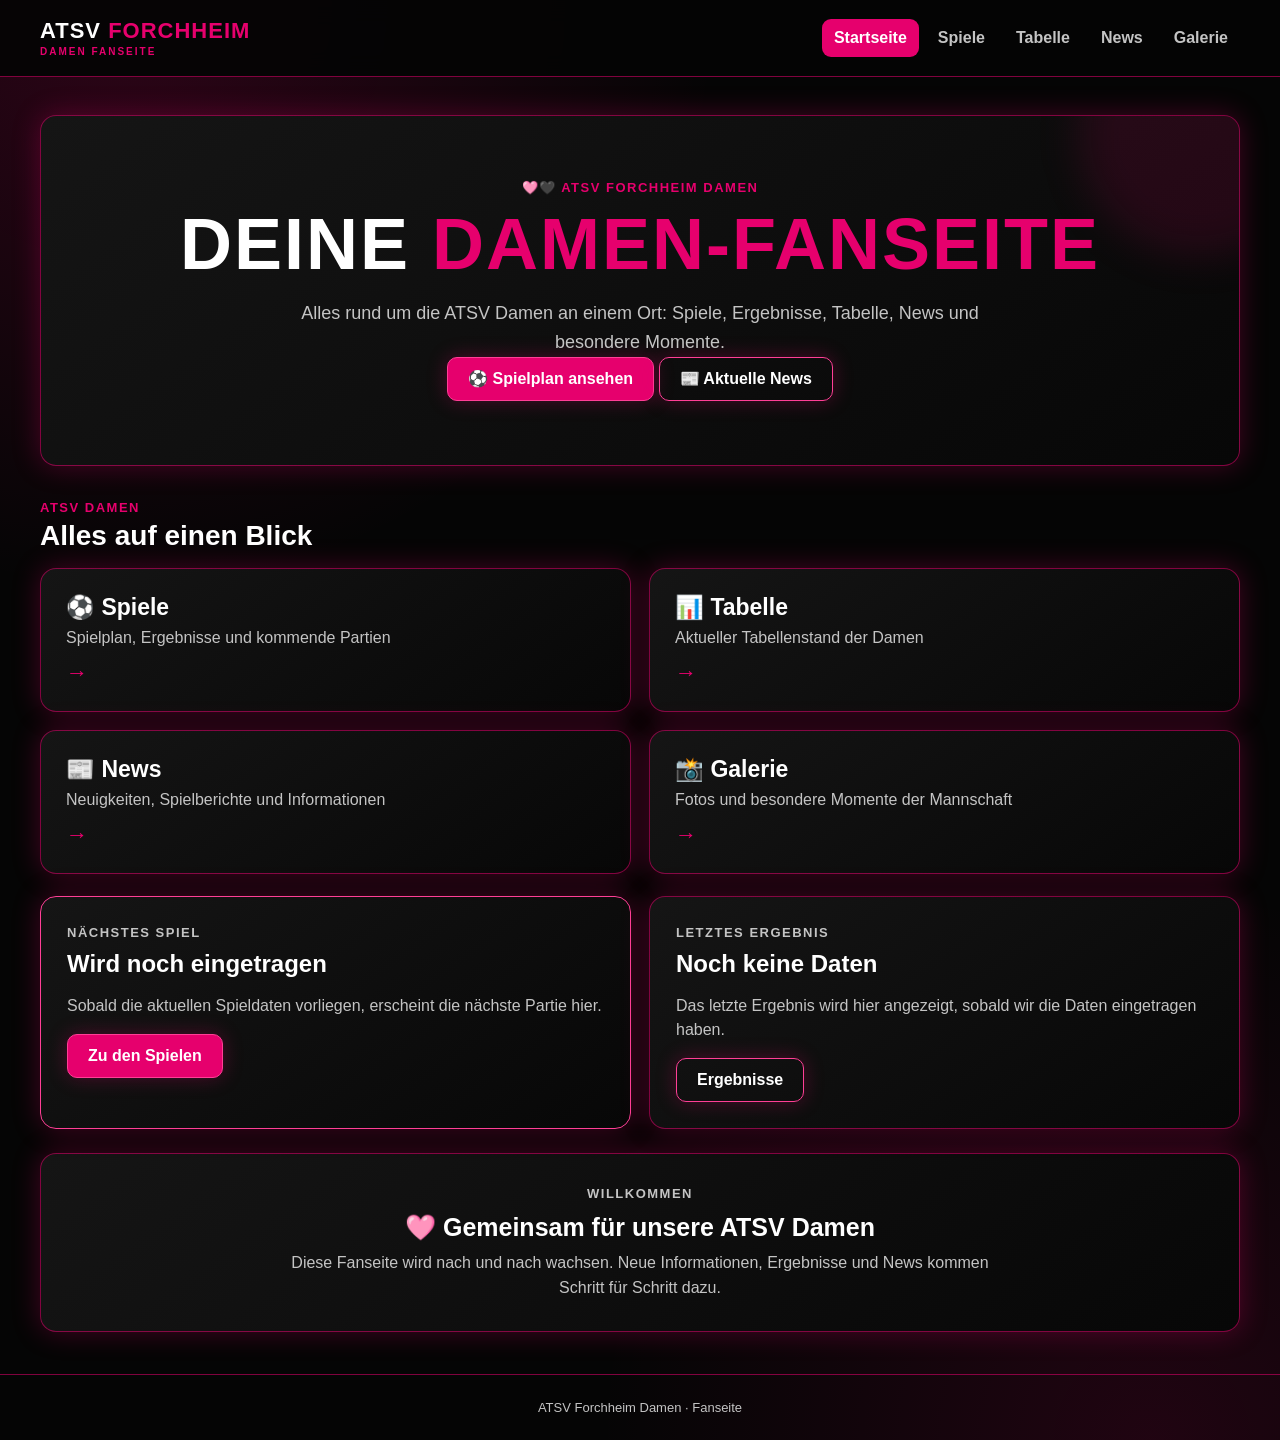
<file: index.html>
<!DOCTYPE html>
<html lang="de">
<head>
  <meta charset="UTF-8">
  <meta name="viewport" content="width=device-width, initial-scale=1.0">
  <meta name="theme-color" content="#e6006d">
  <title>ATSV Forchheim Damen – Fanseite</title>
  <link rel="stylesheet" href="css/style.css">
</head>
<body>
  <header class="site-header">
    <div class="page-shell header-inner">
      <a class="brand" href="index.html">ATSV <span>FORCHHEIM</span><small>DAMEN FANSEITE</small></a>
      <nav class="nav">
        <a class="active" href="index.html">Startseite</a>
        <a href="spiele.html">Spiele</a>
        <a href="tabelle.html">Tabelle</a>
        <a href="news.html">News</a>
        <a href="galerie.html">Galerie</a>
      </nav>
    </div>
  </header>

  <main class="page-shell">
    <section class="hero card">
      <p class="eyebrow">🩷🖤 ATSV FORCHHEIM DAMEN</p>
      <h1>DEINE <span>DAMEN-FANSEITE</span></h1>
      <p>Alles rund um die ATSV Damen an einem Ort: Spiele, Ergebnisse, Tabelle, News und besondere Momente.</p>
      <div class="hero-actions">
        <a class="btn" href="spiele.html">⚽ Spielplan ansehen</a>
        <a class="btn secondary" href="news.html">📰 Aktuelle News</a>
      </div>
    </section>

    <section class="section-heading">
      <p class="eyebrow">ATSV DAMEN</p>
      <h2>Alles auf einen Blick</h2>
    </section>

    <section class="grid two">
      <a class="feature card" href="spiele.html"><strong>⚽ Spiele</strong><span>Spielplan, Ergebnisse und kommende Partien</span><b>→</b></a>
      <a class="feature card" href="tabelle.html"><strong>📊 Tabelle</strong><span>Aktueller Tabellenstand der Damen</span><b>→</b></a>
      <a class="feature card" href="news.html"><strong>📰 News</strong><span>Neuigkeiten, Spielberichte und Informationen</span><b>→</b></a>
      <a class="feature card" href="galerie.html"><strong>📸 Galerie</strong><span>Fotos und besondere Momente der Mannschaft</span><b>→</b></a>
    </section>

    <section class="grid two info-grid">
      <article class="card info-card highlight">
        <p class="eyebrow">NÄCHSTES SPIEL</p>
        <h2>Wird noch eingetragen</h2>
        <p>Sobald die aktuellen Spieldaten vorliegen, erscheint die nächste Partie hier.</p>
        <a class="btn" href="spiele.html">Zu den Spielen</a>
      </article>
      <article class="card info-card">
        <p class="eyebrow">LETZTES ERGEBNIS</p>
        <h2>Noch keine Daten</h2>
        <p>Das letzte Ergebnis wird hier angezeigt, sobald wir die Daten eingetragen haben.</p>
        <a class="btn secondary" href="spiele.html">Ergebnisse</a>
      </article>
    </section>

    <section class="welcome card">
      <p class="eyebrow">WILLKOMMEN</p>
      <h2>🩷 Gemeinsam für unsere ATSV Damen</h2>
      <p>Diese Fanseite wird nach und nach wachsen. Neue Informationen, Ergebnisse und News kommen Schritt für Schritt dazu.</p>
    </section>
  </main>

  <footer class="site-footer"><div class="page-shell">ATSV Forchheim Damen · Fanseite</div></footer>
</body>
</html>
</file>
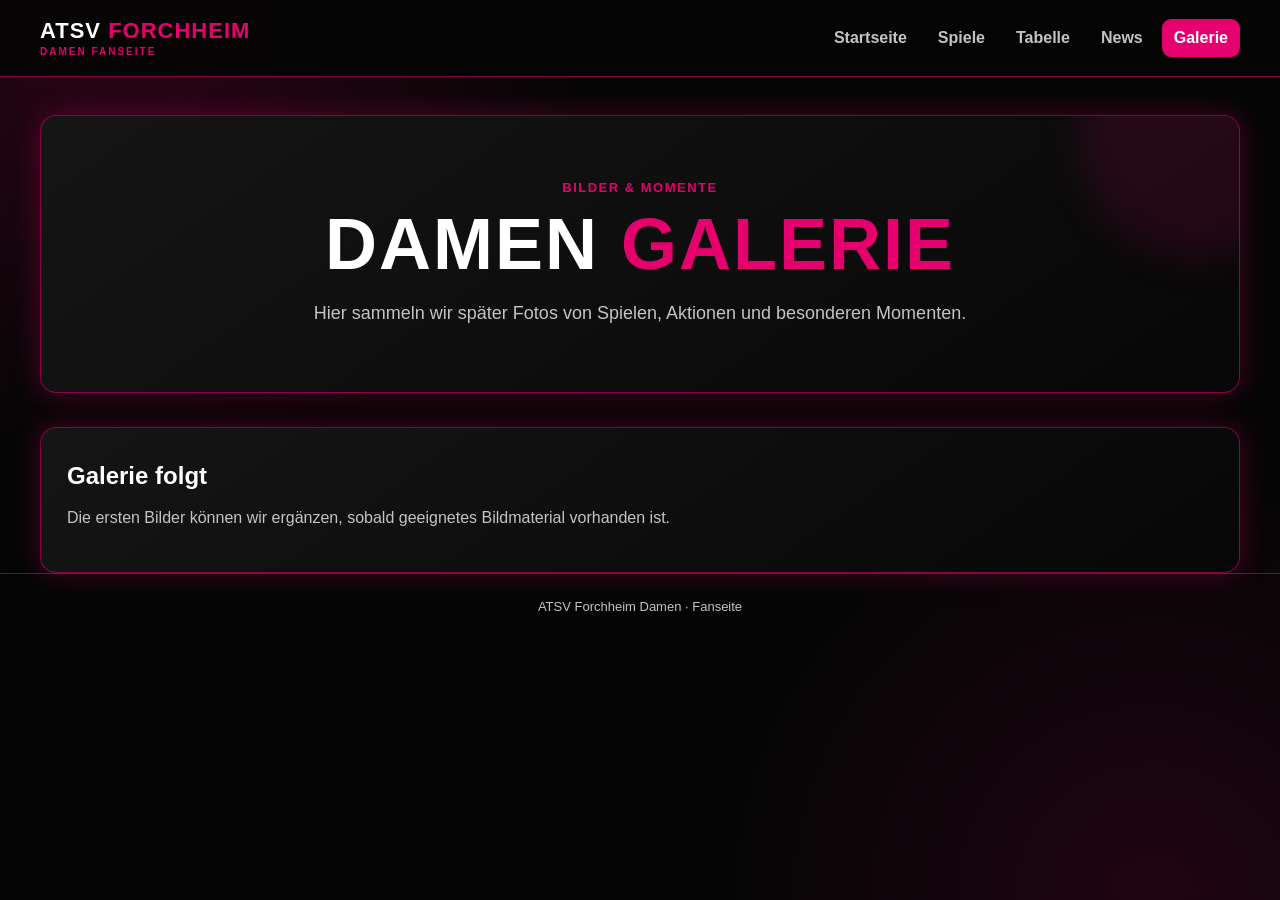
<file: galerie.html>
<!DOCTYPE html><html lang="de"><head><meta charset="UTF-8"><meta name="viewport" content="width=device-width,initial-scale=1.0"><title>Galerie – ATSV Damen</title><link rel="stylesheet" href="css/style.css"></head><body><header class="site-header"><div class="page-shell header-inner"><a class="brand" href="index.html">ATSV <span>FORCHHEIM</span><small>DAMEN FANSEITE</small></a><nav class="nav"><a href="index.html">Startseite</a><a href="spiele.html">Spiele</a><a href="tabelle.html">Tabelle</a><a href="news.html">News</a><a class="active" href="galerie.html">Galerie</a></nav></div></header><main class="page-shell"><section class="hero card"><p class="eyebrow">BILDER & MOMENTE</p><h1>DAMEN <span>GALERIE</span></h1><p>Hier sammeln wir später Fotos von Spielen, Aktionen und besonderen Momenten.</p></section><section class="card info-card"><h2>Galerie folgt</h2><p>Die ersten Bilder können wir ergänzen, sobald geeignetes Bildmaterial vorhanden ist.</p></section></main><footer class="site-footer"><div class="page-shell">ATSV Forchheim Damen · Fanseite</div></footer></body></html>
</file>
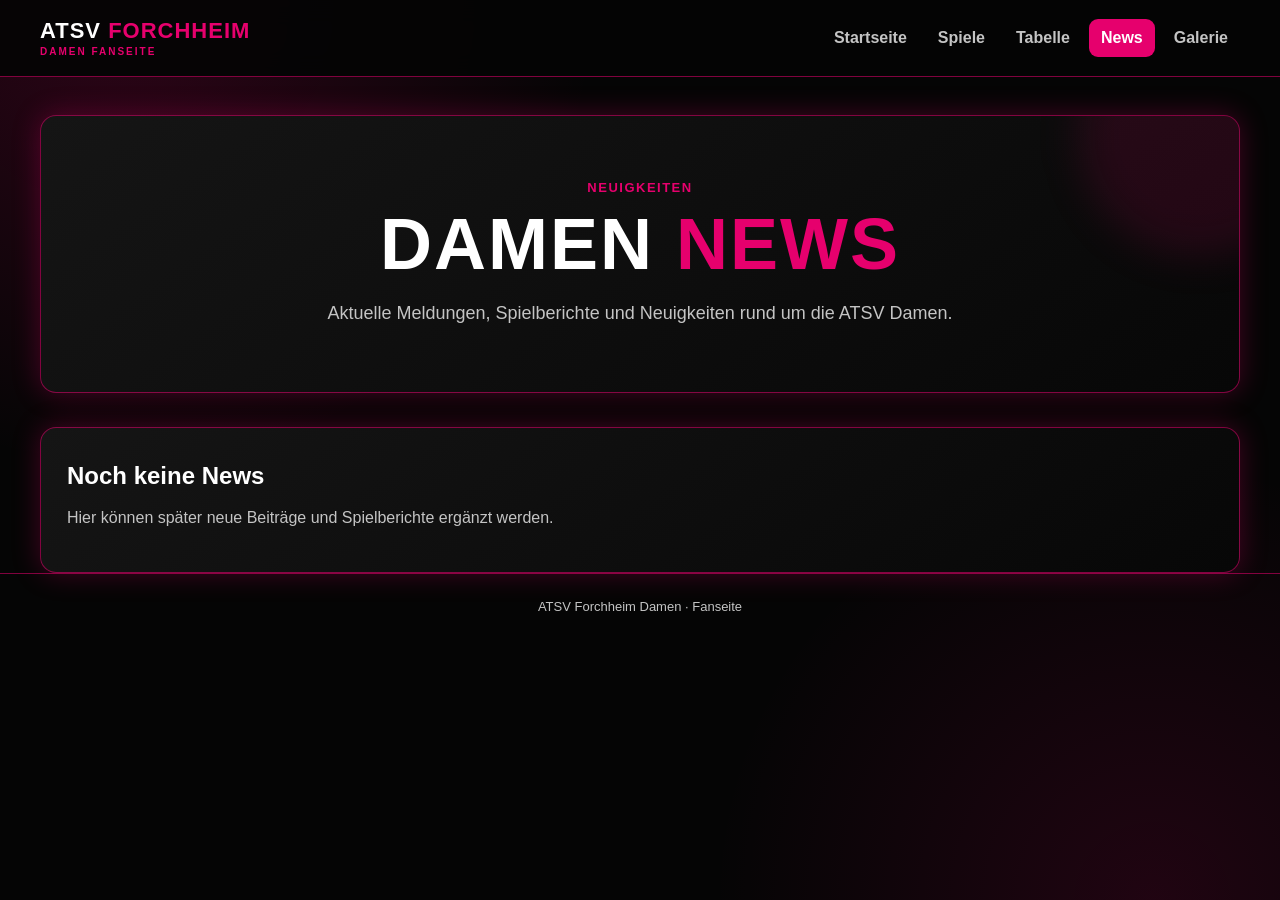
<file: news.html>
<!DOCTYPE html><html lang="de"><head><meta charset="UTF-8"><meta name="viewport" content="width=device-width,initial-scale=1.0"><title>News – ATSV Damen</title><link rel="stylesheet" href="css/style.css"></head><body><header class="site-header"><div class="page-shell header-inner"><a class="brand" href="index.html">ATSV <span>FORCHHEIM</span><small>DAMEN FANSEITE</small></a><nav class="nav"><a href="index.html">Startseite</a><a href="spiele.html">Spiele</a><a href="tabelle.html">Tabelle</a><a class="active" href="news.html">News</a><a href="galerie.html">Galerie</a></nav></div></header><main class="page-shell"><section class="hero card"><p class="eyebrow">NEUIGKEITEN</p><h1>DAMEN <span>NEWS</span></h1><p>Aktuelle Meldungen, Spielberichte und Neuigkeiten rund um die ATSV Damen.</p></section><section class="card info-card"><h2>Noch keine News</h2><p>Hier können später neue Beiträge und Spielberichte ergänzt werden.</p></section></main><footer class="site-footer"><div class="page-shell">ATSV Forchheim Damen · Fanseite</div></footer></body></html>
</file>
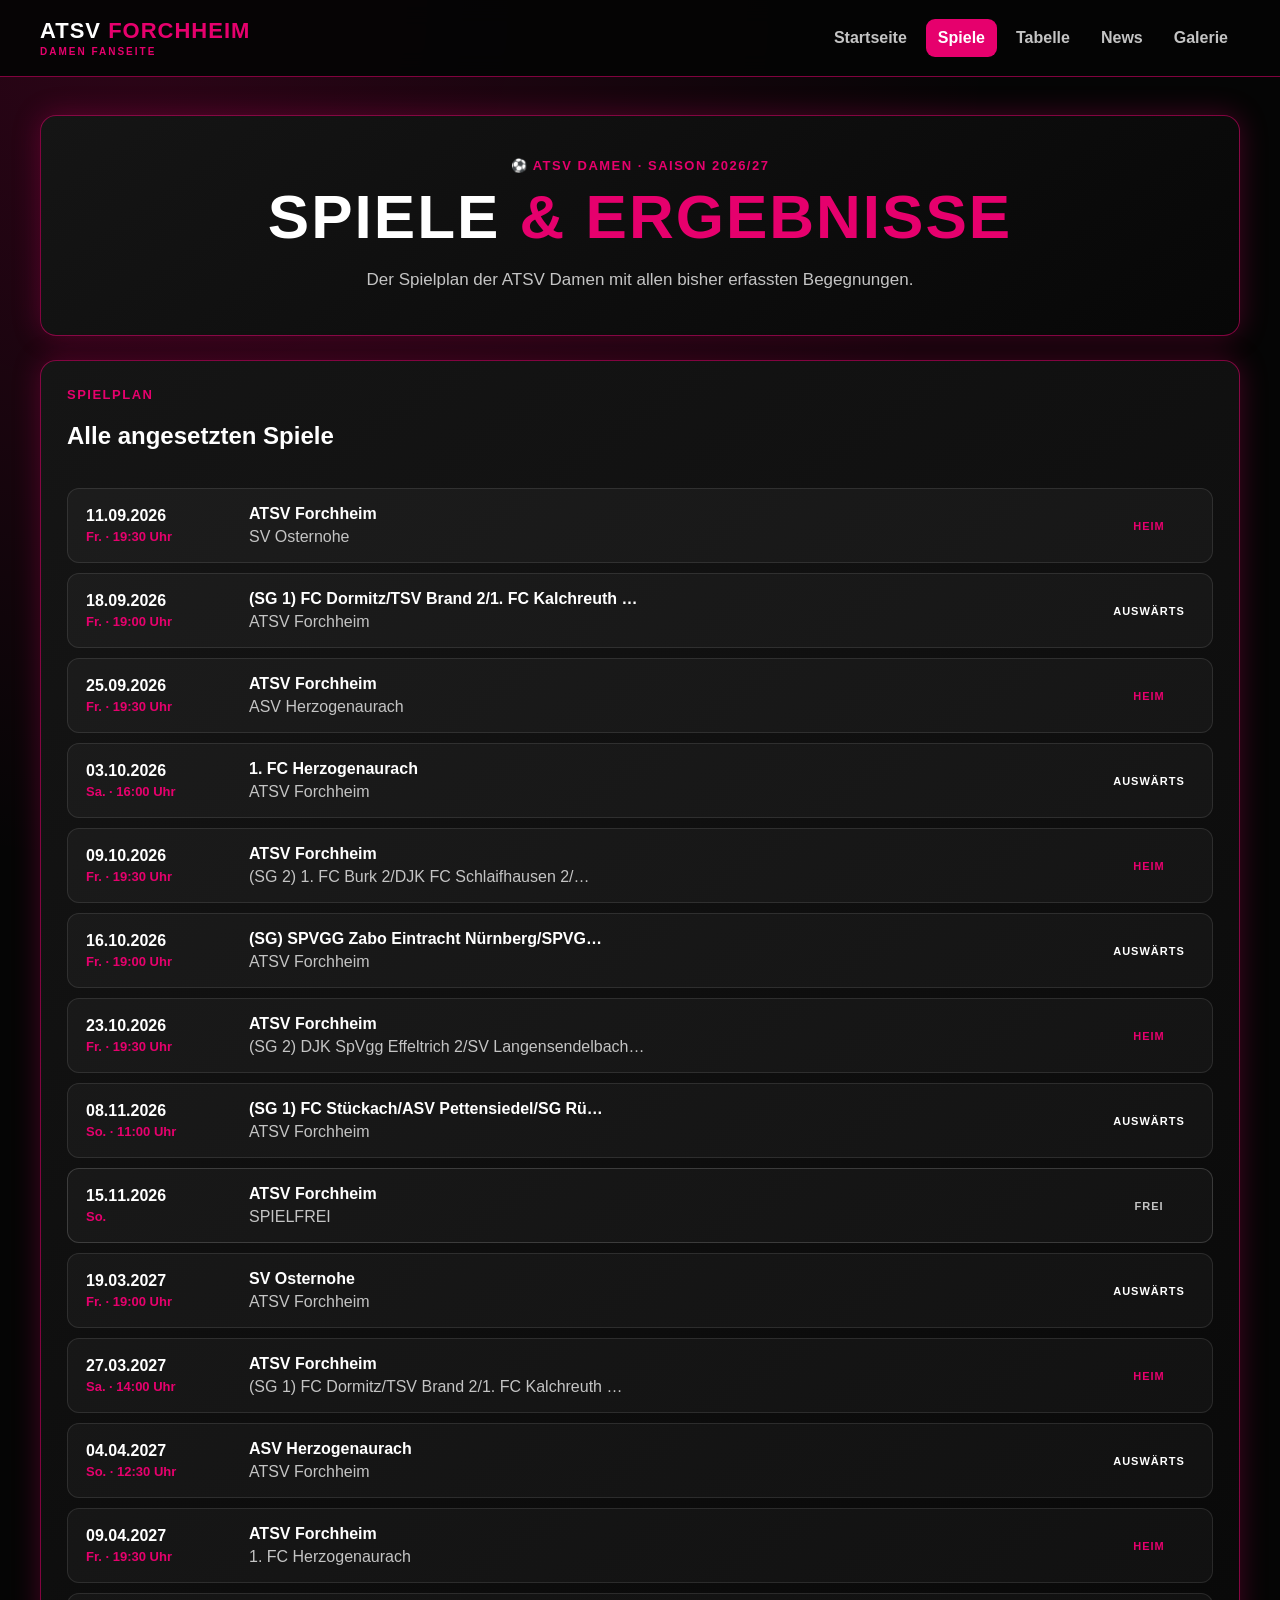
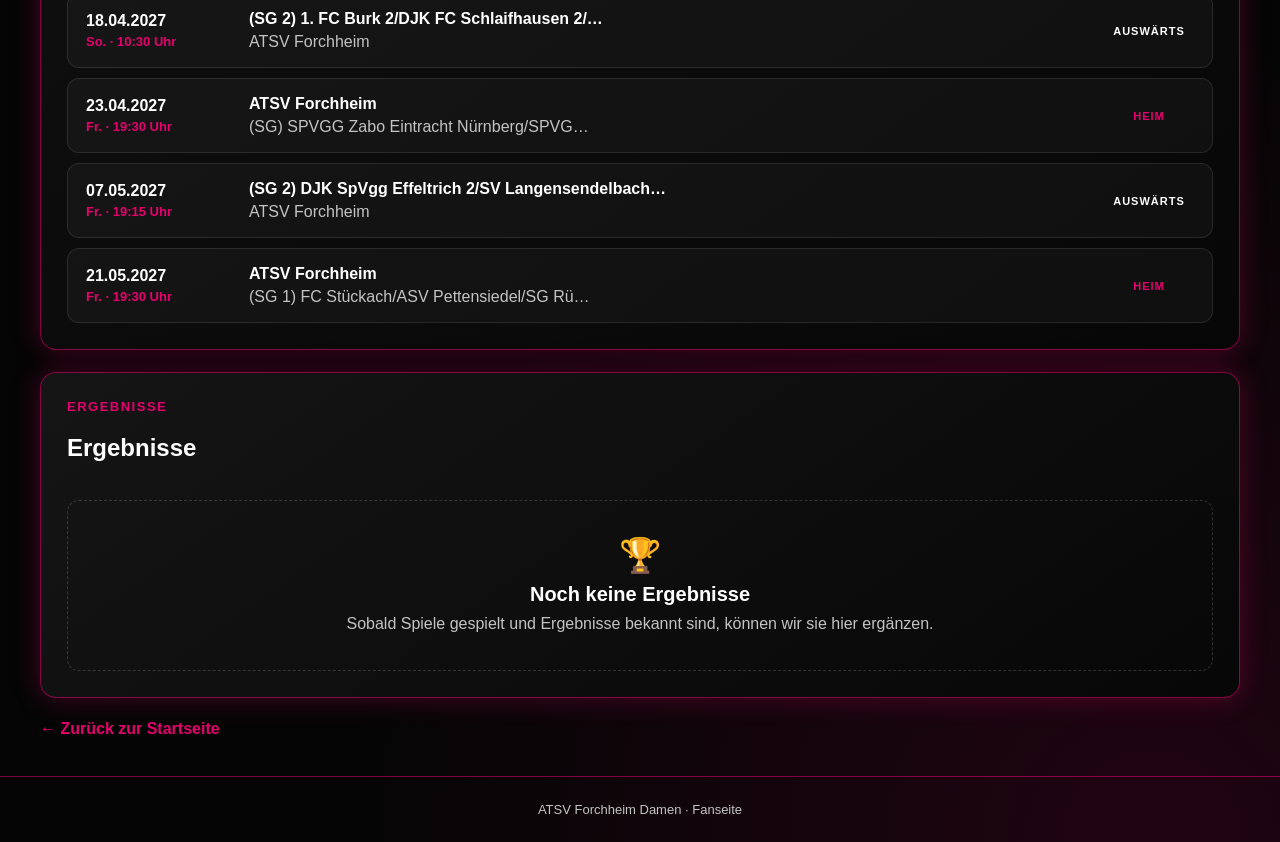
<file: spiele.html>
<!DOCTYPE html>
<html lang="de">
<head>
  <meta charset="UTF-8">
  <meta name="viewport" content="width=device-width, initial-scale=1.0">
  <meta name="theme-color" content="#e6006d">
  <title>Spiele – ATSV Forchheim Damen</title>
  <link rel="stylesheet" href="css/style.css">
</head>
<body>
  <header class="site-header"><div class="page-shell header-inner"><a class="brand" href="index.html">ATSV <span>FORCHHEIM</span><small>DAMEN FANSEITE</small></a><nav class="nav"><a href="index.html">Startseite</a><a class="active" href="spiele.html">Spiele</a><a href="tabelle.html">Tabelle</a><a href="news.html">News</a><a href="galerie.html">Galerie</a></nav></div></header>

  <main class="page-shell">
    <section class="page-title card">
      <p class="eyebrow">⚽ ATSV DAMEN · SAISON 2026/27</p>
      <h1>SPIELE <span>& ERGEBNISSE</span></h1>
      <p>Der Spielplan der ATSV Damen mit allen bisher erfassten Begegnungen.</p>
    </section>

    <section class="card match-section">
      <div class="section-heading-row"><div><p class="eyebrow">SPIELPLAN</p><h2>Alle angesetzten Spiele</h2></div></div>
      <div class="match-list">
        <article class="match-card"><div class="match-date"><b>11.09.2026</b><span>Fr. · 19:30 Uhr</span></div><div class="teams"><strong>ATSV Forchheim</strong><span>SV Osternohe</span></div><span class="venue home">HEIM</span></article>
        <article class="match-card"><div class="match-date"><b>18.09.2026</b><span>Fr. · 19:00 Uhr</span></div><div class="teams"><strong>(SG 1) FC Dormitz/TSV Brand 2/1. FC Kalchreuth …</strong><span>ATSV Forchheim</span></div><span class="venue away">AUSWÄRTS</span></article>
        <article class="match-card"><div class="match-date"><b>25.09.2026</b><span>Fr. · 19:30 Uhr</span></div><div class="teams"><strong>ATSV Forchheim</strong><span>ASV Herzogenaurach</span></div><span class="venue home">HEIM</span></article>
        <article class="match-card"><div class="match-date"><b>03.10.2026</b><span>Sa. · 16:00 Uhr</span></div><div class="teams"><strong>1. FC Herzogenaurach</strong><span>ATSV Forchheim</span></div><span class="venue away">AUSWÄRTS</span></article>
        <article class="match-card"><div class="match-date"><b>09.10.2026</b><span>Fr. · 19:30 Uhr</span></div><div class="teams"><strong>ATSV Forchheim</strong><span>(SG 2) 1. FC Burk 2/DJK FC Schlaifhausen 2/…</span></div><span class="venue home">HEIM</span></article>
        <article class="match-card"><div class="match-date"><b>16.10.2026</b><span>Fr. · 19:00 Uhr</span></div><div class="teams"><strong>(SG) SPVGG Zabo Eintracht Nürnberg/SPVG…</strong><span>ATSV Forchheim</span></div><span class="venue away">AUSWÄRTS</span></article>
        <article class="match-card"><div class="match-date"><b>23.10.2026</b><span>Fr. · 19:30 Uhr</span></div><div class="teams"><strong>ATSV Forchheim</strong><span>(SG 2) DJK SpVgg Effeltrich 2/SV Langensendelbach…</span></div><span class="venue home">HEIM</span></article>
        <article class="match-card"><div class="match-date"><b>08.11.2026</b><span>So. · 11:00 Uhr</span></div><div class="teams"><strong>(SG 1) FC Stückach/ASV Pettensiedel/SG Rü…</strong><span>ATSV Forchheim</span></div><span class="venue away">AUSWÄRTS</span></article>
        <article class="match-card free"><div class="match-date"><b>15.11.2026</b><span>So.</span></div><div class="teams"><strong>ATSV Forchheim</strong><span>SPIELFREI</span></div><span class="venue">FREI</span></article>
        <article class="match-card"><div class="match-date"><b>19.03.2027</b><span>Fr. · 19:00 Uhr</span></div><div class="teams"><strong>SV Osternohe</strong><span>ATSV Forchheim</span></div><span class="venue away">AUSWÄRTS</span></article>
        <article class="match-card"><div class="match-date"><b>27.03.2027</b><span>Sa. · 14:00 Uhr</span></div><div class="teams"><strong>ATSV Forchheim</strong><span>(SG 1) FC Dormitz/TSV Brand 2/1. FC Kalchreuth …</span></div><span class="venue home">HEIM</span></article>
        <article class="match-card"><div class="match-date"><b>04.04.2027</b><span>So. · 12:30 Uhr</span></div><div class="teams"><strong>ASV Herzogenaurach</strong><span>ATSV Forchheim</span></div><span class="venue away">AUSWÄRTS</span></article>
        <article class="match-card"><div class="match-date"><b>09.04.2027</b><span>Fr. · 19:30 Uhr</span></div><div class="teams"><strong>ATSV Forchheim</strong><span>1. FC Herzogenaurach</span></div><span class="venue home">HEIM</span></article>
        <article class="match-card"><div class="match-date"><b>18.04.2027</b><span>So. · 10:30 Uhr</span></div><div class="teams"><strong>(SG 2) 1. FC Burk 2/DJK FC Schlaifhausen 2/…</strong><span>ATSV Forchheim</span></div><span class="venue away">AUSWÄRTS</span></article>
        <article class="match-card"><div class="match-date"><b>23.04.2027</b><span>Fr. · 19:30 Uhr</span></div><div class="teams"><strong>ATSV Forchheim</strong><span>(SG) SPVGG Zabo Eintracht Nürnberg/SPVG…</span></div><span class="venue home">HEIM</span></article>
        <article class="match-card"><div class="match-date"><b>07.05.2027</b><span>Fr. · 19:15 Uhr</span></div><div class="teams"><strong>(SG 2) DJK SpVgg Effeltrich 2/SV Langensendelbach…</strong><span>ATSV Forchheim</span></div><span class="venue away">AUSWÄRTS</span></article>
        <article class="match-card"><div class="match-date"><b>21.05.2027</b><span>Fr. · 19:30 Uhr</span></div><div class="teams"><strong>ATSV Forchheim</strong><span>(SG 1) FC Stückach/ASV Pettensiedel/SG Rü…</span></div><span class="venue home">HEIM</span></article>
      </div>
    </section>

    <section class="card match-section"><div class="section-heading-row"><div><p class="eyebrow">ERGEBNISSE</p><h2>Ergebnisse</h2></div></div><div class="empty-state"><div class="empty-icon">🏆</div><h3>Noch keine Ergebnisse</h3><p>Sobald Spiele gespielt und Ergebnisse bekannt sind, können wir sie hier ergänzen.</p></div></section>
    <a class="back-link" href="index.html">← Zurück zur Startseite</a>
  </main>
  <footer class="site-footer"><div class="page-shell">ATSV Forchheim Damen · Fanseite</div></footer>
</body>
</html>
</file>
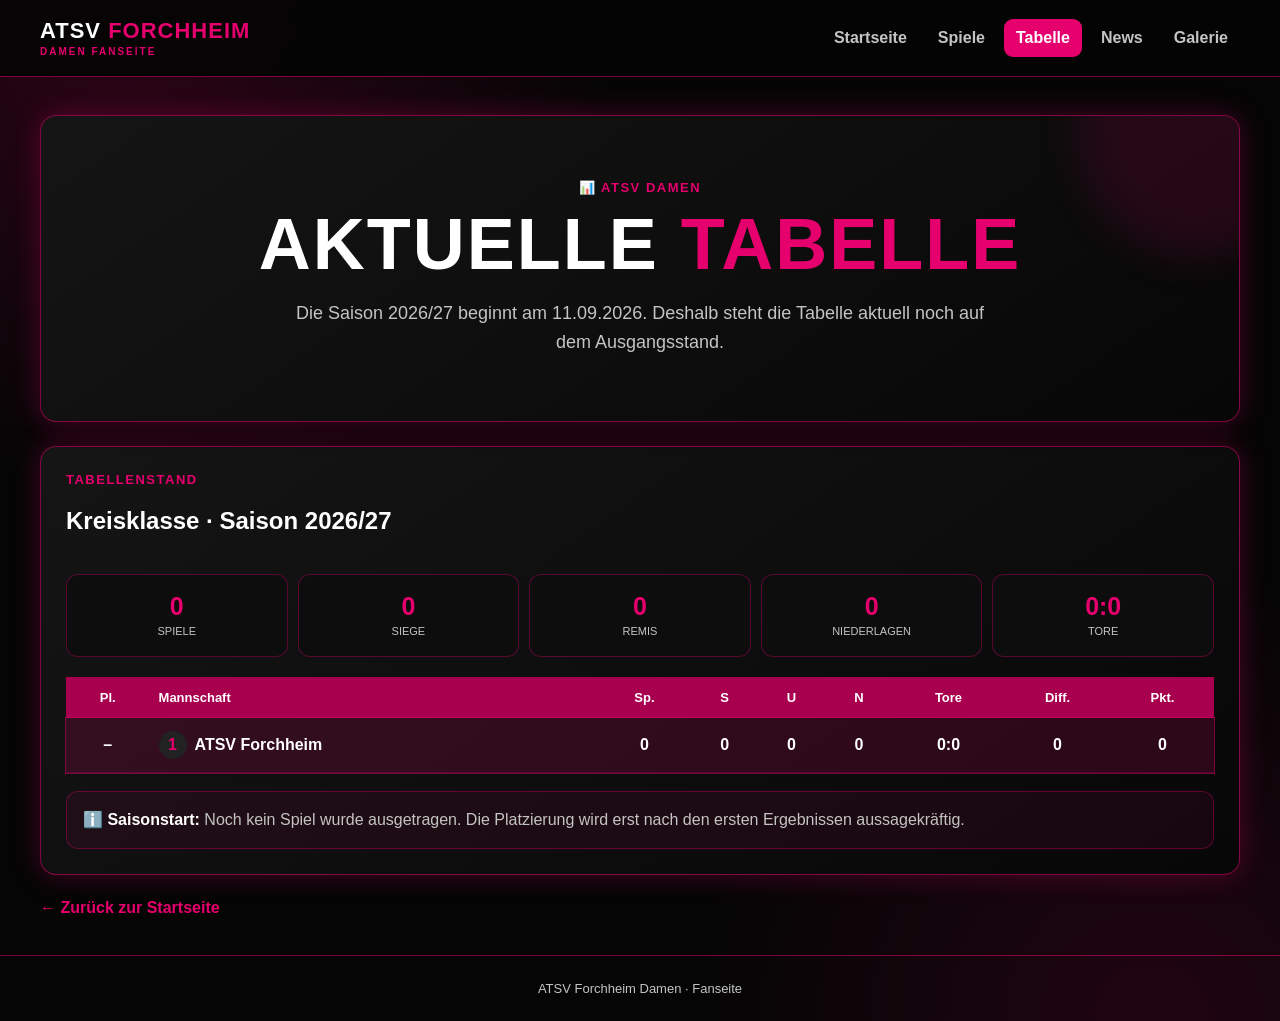
<file: tabelle.html>
<!DOCTYPE html>
<html lang="de">
<head>
<meta charset="UTF-8"><meta name="viewport" content="width=device-width,initial-scale=1.0"><meta name="theme-color" content="#e6006d"><title>Tabelle – ATSV Forchheim Damen</title><link rel="stylesheet" href="css/style.css">
<style>
.table-section{padding:25px;margin-bottom:24px}.section-heading-row{display:flex;align-items:center;justify-content:space-between}.stats{display:grid;grid-template-columns:repeat(5,1fr);gap:10px;margin:20px 0}.stat{padding:17px 8px;text-align:center;background:#0d0d0d;border:1px solid rgba(230,0,109,.35);border-radius:12px}.stat strong{display:block;font-size:25px;color:#e6006d}.stat span{font-size:11px;color:#c4c4c4;text-transform:uppercase}.league-table{width:100%;border-collapse:collapse}.league-table th{padding:13px 9px;text-align:center;color:#fff;background:#a8004f;font-size:13px}.league-table th:nth-child(2){text-align:left}.league-table td{padding:13px 9px;border-bottom:1px solid rgba(230,0,109,.22);text-align:center;font-weight:700}.league-table td:nth-child(2){text-align:left}.league-table tr.atv{background:rgba(230,0,109,.16);outline:1px solid rgba(230,0,109,.5)}.team-number{display:inline-flex;width:28px;height:28px;align-items:center;justify-content:center;border-radius:50%;background:#222;margin-right:8px;color:#e6006d}.notice{margin-top:18px;padding:16px;border-radius:12px;background:rgba(230,0,109,.08);border:1px solid rgba(230,0,109,.35);color:#c4c4c4;line-height:1.5}.notice strong{color:#fff}.mobile-table{display:none}
@media(max-width:700px){.stats{grid-template-columns:repeat(3,1fr)}.stat{padding:14px 5px}.stat strong{font-size:21px}.league-table{display:none}.mobile-table{display:block}.mobile-team{padding:18px;border:1px solid rgba(230,0,109,.5);border-radius:14px;background:rgba(230,0,109,.09)}.mobile-team-head{display:flex;align-items:center;gap:10px;font-size:19px;font-weight:900;margin-bottom:16px}.mobile-team-head .team-number{flex:0 0 32px;width:32px;height:32px}.mobile-grid{display:grid;grid-template-columns:repeat(4,1fr);gap:8px}.mobile-value{padding:10px 4px;text-align:center;border-radius:9px;background:#0b0b0b;border:1px solid rgba(230,0,109,.22)}.mobile-value strong{display:block;font-size:17px;color:#fff}.mobile-value span{font-size:9px;color:#aaa;text-transform:uppercase}.mobile-rank{color:#e6006d;font-weight:900;font-size:12px;margin-bottom:8px}}
</style></head>
<body>
<header class="site-header"><div class="page-shell header-inner"><a class="brand" href="index.html">ATSV <span>FORCHHEIM</span><small>DAMEN FANSEITE</small></a><nav class="nav"><a href="index.html">Startseite</a><a href="spiele.html">Spiele</a><a class="active" href="tabelle.html">Tabelle</a><a href="news.html">News</a><a href="galerie.html">Galerie</a></nav></div></header>
<main class="page-shell">
<section class="hero card" style="margin-bottom:24px"><p class="eyebrow">📊 ATSV DAMEN</p><h1>AKTUELLE <span>TABELLE</span></h1><p>Die Saison 2026/27 beginnt am 11.09.2026. Deshalb steht die Tabelle aktuell noch auf dem Ausgangsstand.</p></section>
<section class="card table-section"><div class="section-heading-row"><div><p class="eyebrow">TABELLENSTAND</p><h2>Kreisklasse · Saison 2026/27</h2></div></div>
<div class="stats"><div class="stat"><strong>0</strong><span>Spiele</span></div><div class="stat"><strong>0</strong><span>Siege</span></div><div class="stat"><strong>0</strong><span>Remis</span></div><div class="stat"><strong>0</strong><span>Niederlagen</span></div><div class="stat"><strong>0:0</strong><span>Tore</span></div></div>
<div class="table-wrap"><table class="league-table"><thead><tr><th>Pl.</th><th>Mannschaft</th><th>Sp.</th><th>S</th><th>U</th><th>N</th><th>Tore</th><th>Diff.</th><th>Pkt.</th></tr></thead><tbody><tr class="atv"><td>–</td><td><span class="team-number">1</span>ATSV Forchheim</td><td>0</td><td>0</td><td>0</td><td>0</td><td>0:0</td><td>0</td><td>0</td></tr></tbody></table></div>
<div class="mobile-table"><div class="mobile-rank">TABELLENPLATZ: NOCH NICHT FESTGELEGT</div><div class="mobile-team"><div class="mobile-team-head"><span class="team-number">1</span>ATSV Forchheim</div><div class="mobile-grid"><div class="mobile-value"><strong>0</strong><span>Spiele</span></div><div class="mobile-value"><strong>0</strong><span>Siege</span></div><div class="mobile-value"><strong>0</strong><span>Remis</span></div><div class="mobile-value"><strong>0</strong><span>Niederlagen</span></div><div class="mobile-value"><strong>0:0</strong><span>Tore</span></div><div class="mobile-value"><strong>0</strong><span>Diff.</span></div><div class="mobile-value"><strong>0</strong><span>Punkte</span></div></div></div></div>
<div class="notice"><strong>ℹ️ Saisonstart:</strong> Noch kein Spiel wurde ausgetragen. Die Platzierung wird erst nach den ersten Ergebnissen aussagekräftig.</div>
</section><a class="back-link" href="index.html">← Zurück zur Startseite</a></main><footer class="site-footer"><div class="page-shell">ATSV Forchheim Damen · Fanseite</div></footer></body></html>
</file>
<file: css/style.css>
:root{--pink:#e6006d;--pink-dark:#a8004f;--pink-light:#ff3f96;--black:#050505;--black-soft:#111;--white:#fff;--text-muted:#c4c4c4;--border:rgba(230,0,109,.55);--glow:rgba(230,0,109,.28)}
*{box-sizing:border-box}html{scroll-behavior:smooth}body{margin:0;min-height:100vh;background:radial-gradient(circle at 10% 0%,rgba(230,0,109,.18),transparent 32%),radial-gradient(circle at 90% 100%,rgba(230,0,109,.12),transparent 30%),var(--black);color:var(--white);font-family:Arial,Helvetica,sans-serif}a{color:inherit;text-decoration:none}.page-shell{width:min(1200px,94%);margin:0 auto}.site-header{position:sticky;top:0;z-index:10;background:rgba(5,5,5,.94);backdrop-filter:blur(12px);border-bottom:1px solid var(--border)}.header-inner{min-height:76px;display:flex;align-items:center;justify-content:space-between;gap:24px}.brand{font-weight:900;font-size:22px;letter-spacing:1px;line-height:1}.brand>span,.brand small{color:var(--pink)}.brand small{display:block;font-size:10px;letter-spacing:2px;margin-top:5px}.nav{display:flex;gap:7px;flex-wrap:wrap;justify-content:flex-end}.nav a{padding:10px 12px;border-radius:9px;font-weight:800;color:var(--text-muted)}.nav a:hover,.nav a.active{background:var(--pink);color:var(--white)}.card{background:linear-gradient(145deg,#151515,#070707);border:1px solid var(--border);border-radius:16px;box-shadow:0 0 28px var(--glow)}.page-title{margin:38px 0 24px;padding:42px 28px;text-align:center}.page-title h1{font-size:clamp(36px,6vw,62px);margin:8px 0 14px;letter-spacing:2px}.page-title h1 span{color:var(--pink)}.page-title p:not(.eyebrow){max-width:760px;margin:0 auto;color:var(--text-muted);font-size:17px;line-height:1.6}.hero{margin:38px 0 34px;padding:64px 30px;text-align:center;position:relative;overflow:hidden}.hero:after{content:"";position:absolute;width:240px;height:240px;border-radius:50%;background:rgba(230,0,109,.12);filter:blur(20px);right:-80px;top:-100px}.hero h1{font-size:clamp(38px,7vw,72px);margin:8px 0 14px;letter-spacing:2px;position:relative;z-index:1}.hero h1 span,.section-title span{color:var(--pink)}.hero p:not(.eyebrow){max-width:720px;margin:0 auto;color:var(--text-muted);font-size:18px;line-height:1.6;position:relative;z-index:1}.eyebrow{color:var(--pink);font-weight:900;letter-spacing:1.5px;font-size:13px;margin:0}.section-heading{margin:0 0 16px}.section-heading h2{margin:5px 0 0;font-size:28px}.section-heading-row{display:flex;align-items:center;justify-content:space-between;gap:16px;margin-bottom:18px}.match-section{padding:26px;margin-bottom:22px}.match-list{display:grid;gap:10px}.match-card{display:grid;grid-template-columns:145px 1fr 90px;align-items:center;gap:18px;padding:16px 18px;border:1px solid rgba(255,255,255,.1);border-radius:12px;background:rgba(255,255,255,.035)}.match-card:hover{border-color:var(--pink-light)}.match-date{display:flex;flex-direction:column;gap:4px}.match-date b{font-size:16px}.match-date span{color:var(--pink);font-size:13px;font-weight:800}.teams{display:flex;flex-direction:column;gap:5px;min-width:0}.teams strong,.teams span{overflow-wrap:anywhere}.teams span{color:var(--text-muted)}.venue{text-align:center;font-size:11px;font-weight:900;letter-spacing:1px;color:var(--text-muted)}.venue.home{color:var(--pink)}.venue.away{color:var(--white)}.match-card.free{border-color:rgba(255,255,255,.16)}.empty-state{text-align:center;padding:34px 18px;border:1px dashed rgba(255,255,255,.16);border-radius:12px}.empty-icon{font-size:34px;margin-bottom:8px}.empty-state h3{margin:6px 0;font-size:20px}.empty-state p{margin:0 auto;color:var(--text-muted);max-width:620px;line-height:1.5}.back-link{display:inline-block;margin:0 0 38px;color:var(--pink);font-weight:900}.grid{display:grid;gap:18px}.two{grid-template-columns:repeat(2,minmax(0,1fr))}.feature{padding:25px;display:flex;flex-direction:column;gap:8px;transition:transform .2s,border-color .2s}.feature:hover{transform:translateY(-3px);border-color:var(--pink-light)}.feature strong{font-size:23px}.feature span,.info-card p,.welcome p{color:var(--text-muted)}.feature b{color:var(--pink);font-size:22px;margin-top:5px}.info-grid{margin:22px 0 24px}.info-card{padding:26px}.info-card h2{margin:8px 0;font-size:24px}.info-card p{line-height:1.5}.info-card.highlight{border-color:var(--pink-light)}.btn{display:inline-flex;align-items:center;justify-content:center;min-height:44px;padding:0 20px;border-radius:10px;background:var(--pink);color:var(--white);font-weight:900;border:1px solid var(--pink-light);box-shadow:0 0 20px var(--glow)}.btn.secondary{background:transparent}.welcome{padding:30px;margin:0 0 42px;text-align:center}.welcome h2{margin:8px 0;font-size:25px}.welcome p{max-width:720px;margin:0 auto;line-height:1.6}.site-footer{border-top:1px solid var(--border);padding:25px 0;color:var(--text-muted);text-align:center;font-size:13px}
@media(max-width:800px){.header-inner{align-items:flex-start;flex-direction:column;padding:14px 0}.nav{justify-content:flex-start;width:100%;overflow-x:auto;flex-wrap:nowrap;padding-bottom:2px}.nav a{white-space:nowrap}.hero,.page-title{margin-top:22px;padding:44px 20px}.two{grid-template-columns:1fr}.feature{padding:22px}.hero-actions{flex-direction:column}.hero-actions .btn{width:100%}.match-section{padding:18px 12px}.match-card{grid-template-columns:1fr auto;gap:10px 12px;padding:14px}.match-date{grid-column:1/-1;flex-direction:row;justify-content:space-between;align-items:center}.venue{grid-column:2;grid-row:2;min-width:68px}.teams{grid-column:1;grid-row:2}}
</file>
